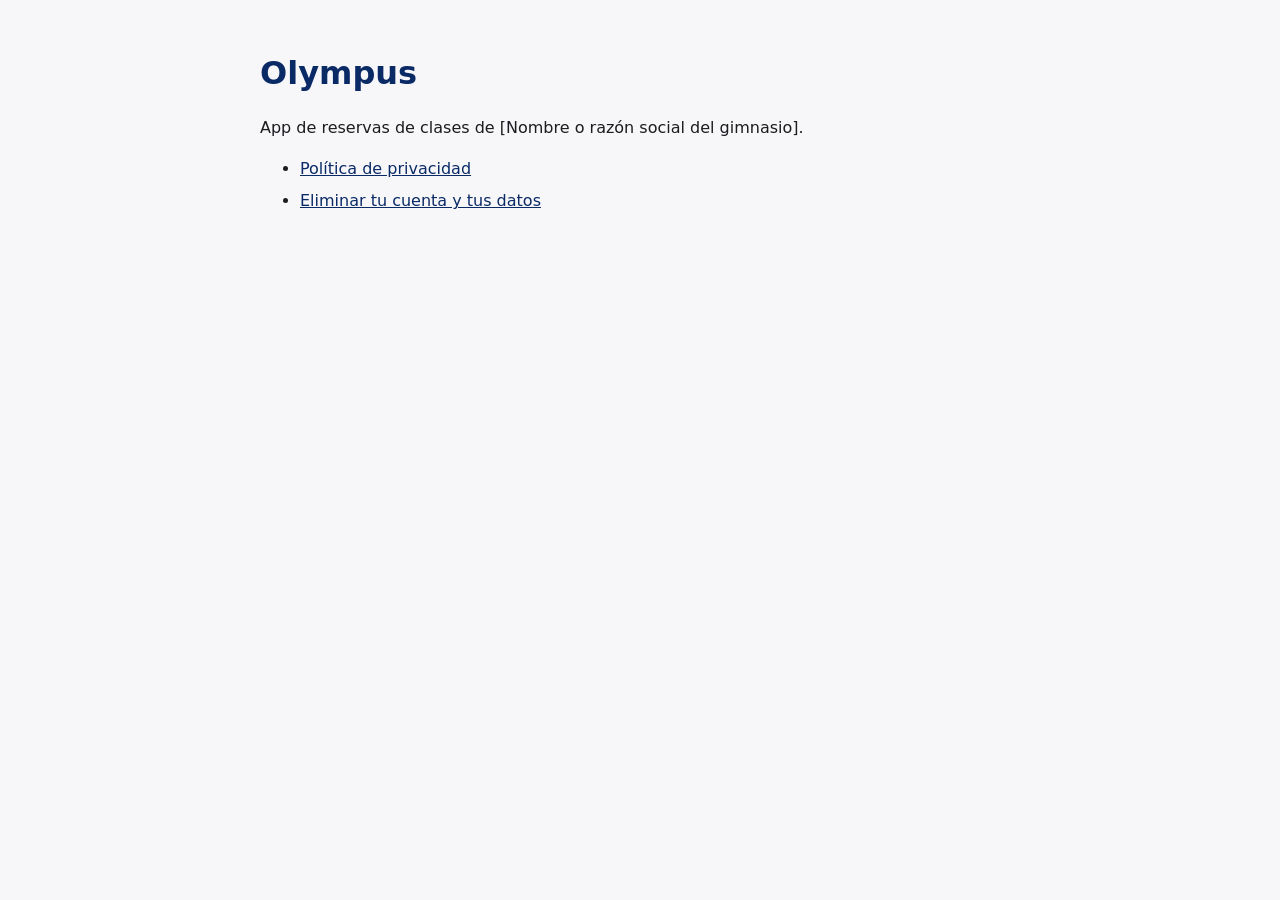
<file: docs/index.html>
<!DOCTYPE html>
<html lang="es">
<head>
  <meta charset="utf-8">
  <meta name="viewport" content="width=device-width, initial-scale=1">
  <title>Olympus</title>
  <link rel="stylesheet" href="estilo.css">
</head>
<body>
  <main>
    <h1>Olympus</h1>
    <p>App de reservas de clases de [Nombre o razón social del gimnasio].</p>
    <ul>
      <li><a href="privacidad.html">Política de privacidad</a></li>
      <li><a href="eliminar-cuenta.html">Eliminar tu cuenta y tus datos</a></li>
    </ul>
  </main>
</body>
</html>
</file>
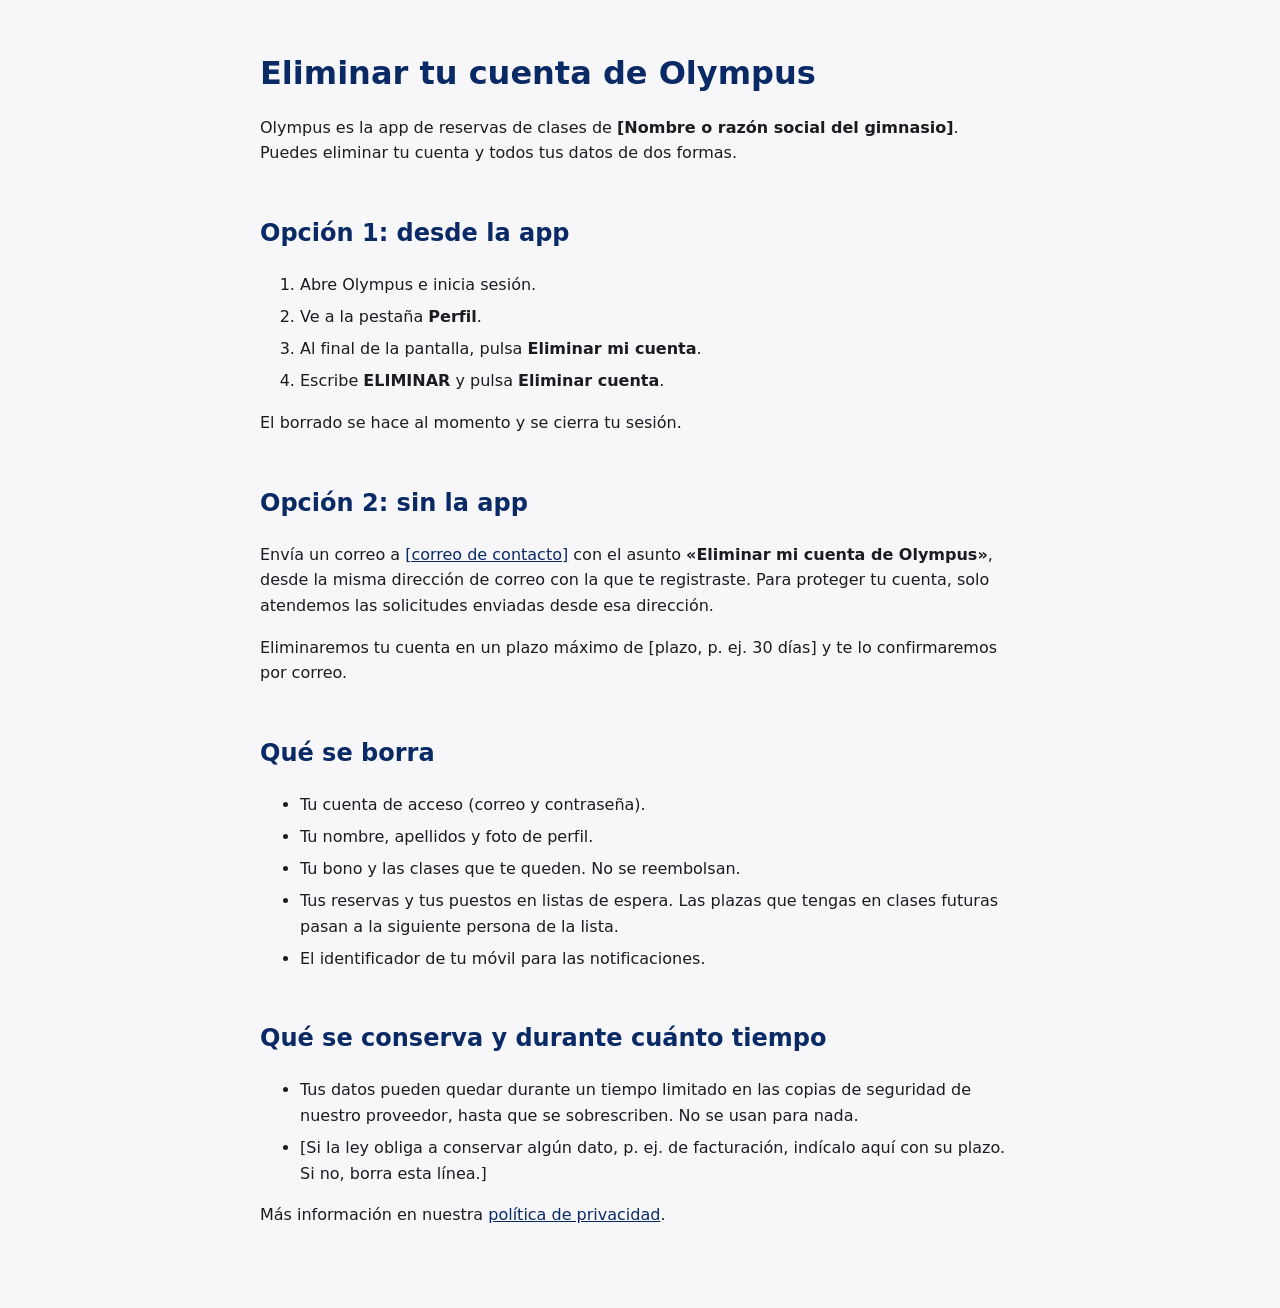
<file: docs/eliminar-cuenta.html>
<!DOCTYPE html>
<html lang="es">
<head>
  <meta charset="utf-8">
  <meta name="viewport" content="width=device-width, initial-scale=1">
  <title>Eliminar tu cuenta · Olympus</title>
  <link rel="stylesheet" href="estilo.css">
</head>
<body>
  <!--
    Página de borrado de cuenta que exige Google Play (se enlaza en la sección
    "Seguridad de los datos" de Play Console). Sustituye TODOS los textos entre
    corchetes antes de publicar. El nombre del responsable debe coincidir con el
    nombre de desarrollador que aparece en la ficha de Google Play.
  -->
  <main>
    <h1>Eliminar tu cuenta de Olympus</h1>
    <p>
      Olympus es la app de reservas de clases de
      <strong>[Nombre o razón social del gimnasio]</strong>. Puedes eliminar tu
      cuenta y todos tus datos de dos formas.
    </p>

    <h2>Opción 1: desde la app</h2>
    <ol>
      <li>Abre Olympus e inicia sesión.</li>
      <li>Ve a la pestaña <strong>Perfil</strong>.</li>
      <li>Al final de la pantalla, pulsa <strong>Eliminar mi cuenta</strong>.</li>
      <li>Escribe <strong>ELIMINAR</strong> y pulsa <strong>Eliminar cuenta</strong>.</li>
    </ol>
    <p>El borrado se hace al momento y se cierra tu sesión.</p>

    <h2>Opción 2: sin la app</h2>
    <p>
      Envía un correo a
      <a href="mailto:[correo de contacto]?subject=Eliminar%20mi%20cuenta%20de%20Olympus">[correo de contacto]</a>
      con el asunto <strong>«Eliminar mi cuenta de Olympus»</strong>, desde la
      misma dirección de correo con la que te registraste. Para proteger tu
      cuenta, solo atendemos las solicitudes enviadas desde esa dirección.
    </p>
    <p>
      Eliminaremos tu cuenta en un plazo máximo de [plazo, p. ej. 30 días] y te
      lo confirmaremos por correo.
    </p>

    <h2>Qué se borra</h2>
    <ul>
      <li>Tu cuenta de acceso (correo y contraseña).</li>
      <li>Tu nombre, apellidos y foto de perfil.</li>
      <li>Tu bono y las clases que te queden. No se reembolsan.</li>
      <li>Tus reservas y tus puestos en listas de espera. Las plazas que tengas
        en clases futuras pasan a la siguiente persona de la lista.</li>
      <li>El identificador de tu móvil para las notificaciones.</li>
    </ul>

    <h2>Qué se conserva y durante cuánto tiempo</h2>
    <ul>
      <li>Tus datos pueden quedar durante un tiempo limitado en las copias de
        seguridad de nuestro proveedor, hasta que se sobrescriben. No se usan
        para nada.</li>
      <li>[Si la ley obliga a conservar algún dato, p. ej. de facturación,
        indícalo aquí con su plazo. Si no, borra esta línea.]</li>
    </ul>

    <p>
      Más información en nuestra <a href="privacidad.html">política de
      privacidad</a>.
    </p>
  </main>
</body>
</html>
</file>
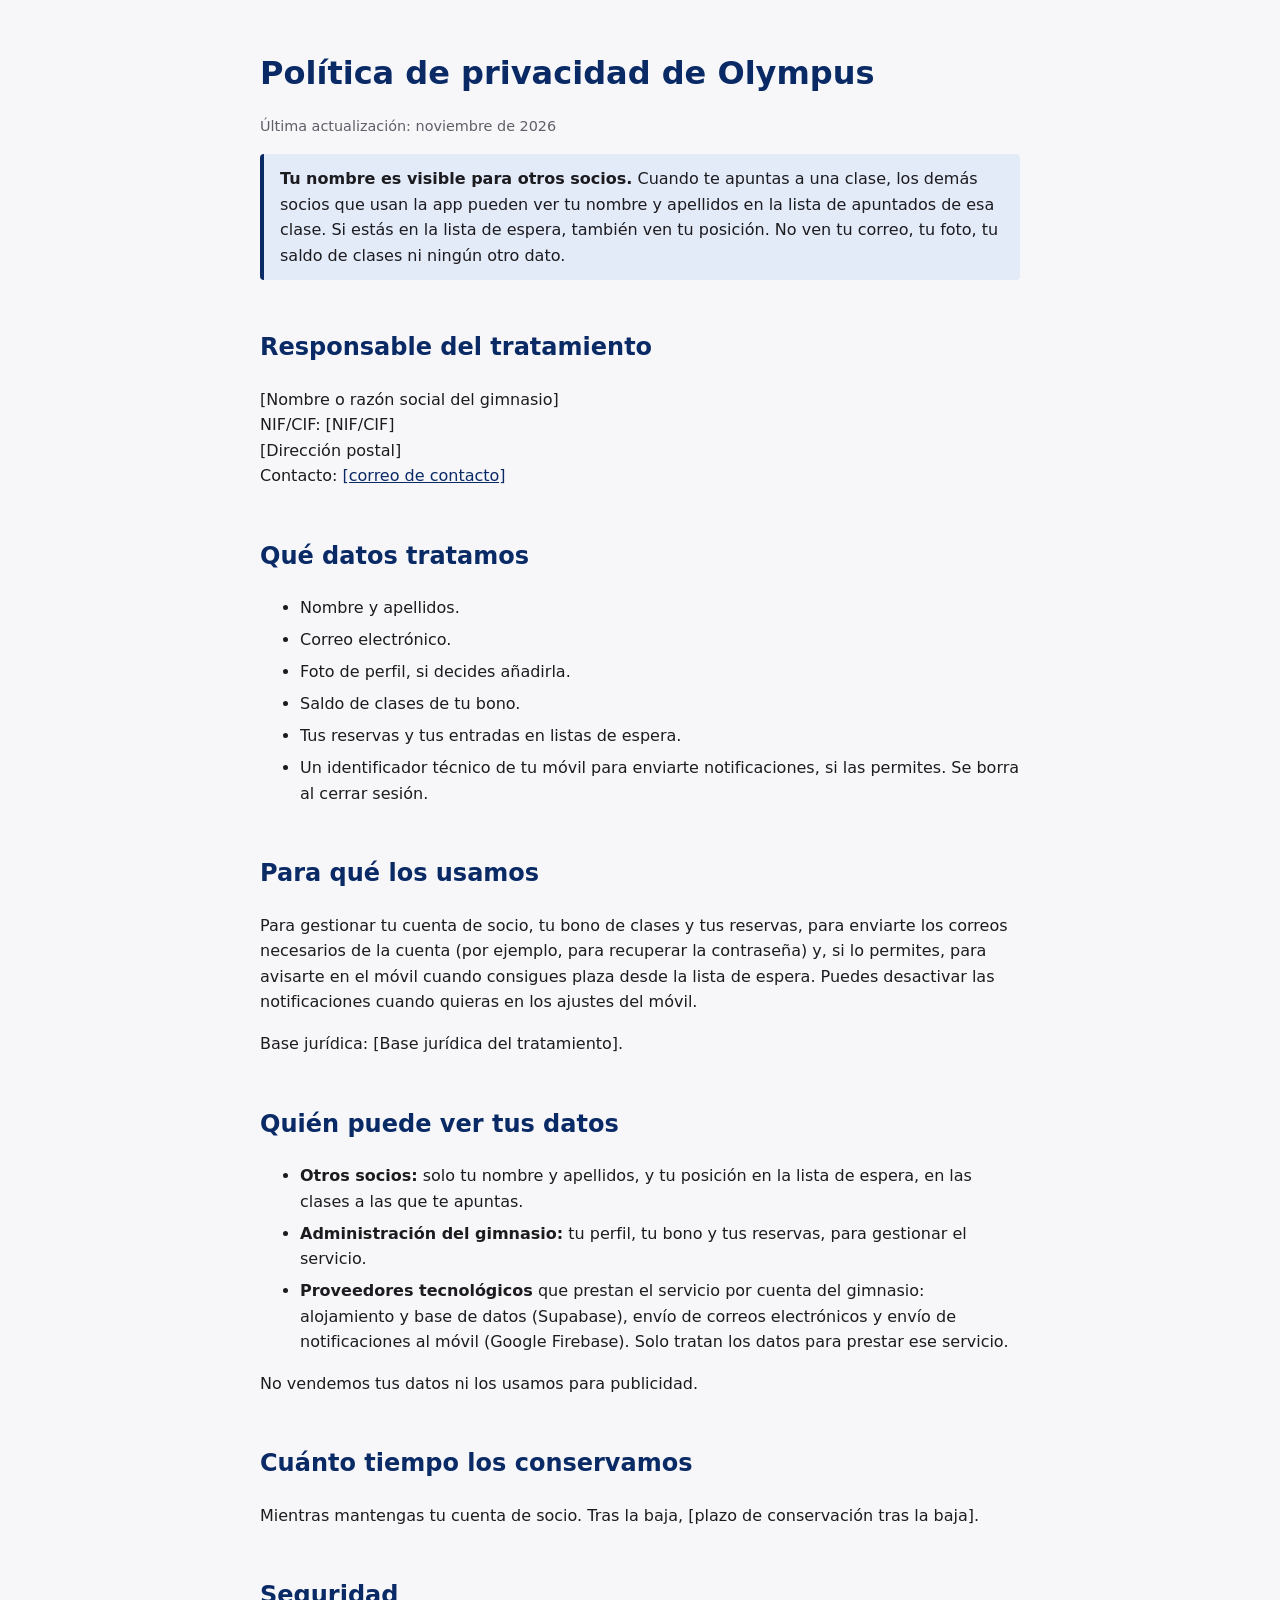
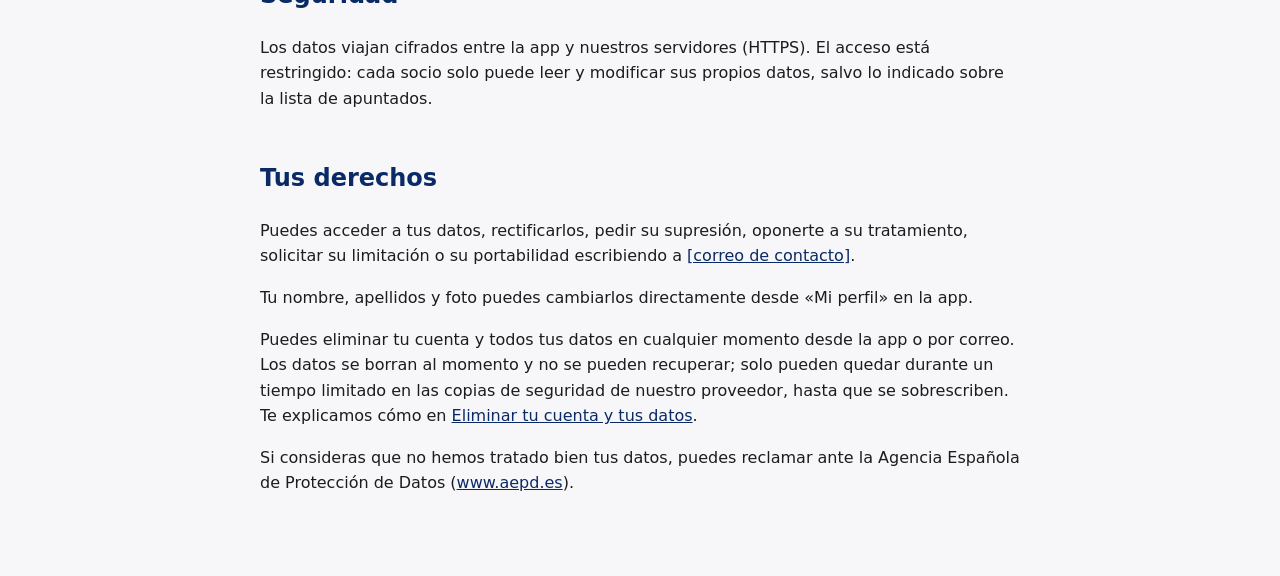
<file: docs/privacidad.html>
<!DOCTYPE html>
<html lang="es">
<head>
  <meta charset="utf-8">
  <meta name="viewport" content="width=device-width, initial-scale=1">
  <title>Política de privacidad · Olympus</title>
  <link rel="stylesheet" href="estilo.css">
</head>
<body>
  <!--
    Debe coincidir con la pantalla de privacidad de la app
    (lib/shared/widgets/privacidad_screen.dart). Si cambias una, cambia la otra.
    Sustituye TODOS los textos entre corchetes antes de publicar.
  -->
  <main>
    <h1>Política de privacidad de Olympus</h1>
    <p class="fecha">Última actualización: noviembre de 2026</p>

    <p class="destacado">
      <strong>Tu nombre es visible para otros socios.</strong>
      Cuando te apuntas a una clase, los demás socios que usan la app pueden ver
      tu nombre y apellidos en la lista de apuntados de esa clase. Si estás en la
      lista de espera, también ven tu posición. No ven tu correo, tu foto, tu
      saldo de clases ni ningún otro dato.
    </p>

    <h2>Responsable del tratamiento</h2>
    <p>
      [Nombre o razón social del gimnasio]<br>
      NIF/CIF: [NIF/CIF]<br>
      [Dirección postal]<br>
      Contacto: <a href="mailto:[correo de contacto]">[correo de contacto]</a>
    </p>

    <h2>Qué datos tratamos</h2>
    <ul>
      <li>Nombre y apellidos.</li>
      <li>Correo electrónico.</li>
      <li>Foto de perfil, si decides añadirla.</li>
      <li>Saldo de clases de tu bono.</li>
      <li>Tus reservas y tus entradas en listas de espera.</li>
      <li>Un identificador técnico de tu móvil para enviarte notificaciones, si
        las permites. Se borra al cerrar sesión.</li>
    </ul>

    <h2>Para qué los usamos</h2>
    <p>
      Para gestionar tu cuenta de socio, tu bono de clases y tus reservas, para
      enviarte los correos necesarios de la cuenta (por ejemplo, para recuperar
      la contraseña) y, si lo permites, para avisarte en el móvil cuando
      consigues plaza desde la lista de espera. Puedes desactivar las
      notificaciones cuando quieras en los ajustes del móvil.
    </p>
    <p>Base jurídica: [Base jurídica del tratamiento].</p>

    <h2>Quién puede ver tus datos</h2>
    <ul>
      <li><strong>Otros socios:</strong> solo tu nombre y apellidos, y tu
        posición en la lista de espera, en las clases a las que te apuntas.</li>
      <li><strong>Administración del gimnasio:</strong> tu perfil, tu bono y tus
        reservas, para gestionar el servicio.</li>
      <li><strong>Proveedores tecnológicos</strong> que prestan el servicio por
        cuenta del gimnasio: alojamiento y base de datos (Supabase), envío de
        correos electrónicos y envío de notificaciones al móvil (Google
        Firebase). Solo tratan los datos para prestar ese servicio.</li>
    </ul>
    <p>No vendemos tus datos ni los usamos para publicidad.</p>

    <h2>Cuánto tiempo los conservamos</h2>
    <p>
      Mientras mantengas tu cuenta de socio. Tras la baja,
      [plazo de conservación tras la baja].
    </p>

    <h2>Seguridad</h2>
    <p>
      Los datos viajan cifrados entre la app y nuestros servidores (HTTPS). El
      acceso está restringido: cada socio solo puede leer y modificar sus propios
      datos, salvo lo indicado sobre la lista de apuntados.
    </p>

    <h2>Tus derechos</h2>
    <p>
      Puedes acceder a tus datos, rectificarlos, pedir su supresión, oponerte a
      su tratamiento, solicitar su limitación o su portabilidad escribiendo a
      <a href="mailto:[correo de contacto]">[correo de contacto]</a>.
    </p>
    <p>
      Tu nombre, apellidos y foto puedes cambiarlos directamente desde
      «Mi perfil» en la app.
    </p>
    <p>
      Puedes eliminar tu cuenta y todos tus datos en cualquier momento desde la
      app o por correo. Los datos se borran al momento y no se pueden recuperar;
      solo pueden quedar durante un tiempo limitado en las copias de seguridad
      de nuestro proveedor, hasta que se sobrescriben. Te explicamos cómo en
      <a href="eliminar-cuenta.html">Eliminar tu cuenta y tus datos</a>.
    </p>
    <p>
      Si consideras que no hemos tratado bien tus datos, puedes reclamar ante la
      Agencia Española de Protección de Datos
      (<a href="https://www.aepd.es">www.aepd.es</a>).
    </p>
  </main>
</body>
</html>
</file>
<file: docs/estilo.css>
/* Estilo común de las páginas legales de Olympus (GitHub Pages). */
body {
  margin: 0;
  font-family: system-ui, -apple-system, "Segoe UI", Roboto, sans-serif;
  line-height: 1.6;
  color: #1c1b1f;
  background: #f7f7fa;
}
main {
  max-width: 760px;
  margin: 0 auto;
  padding: 32px 20px 64px;
}
h1 { color: #0a2a66; line-height: 1.25; }
h2 { color: #0a2a66; margin-top: 2em; }
a { color: #0a2a66; }
.fecha { color: #5f5f68; font-size: 0.9em; }
.destacado {
  background: #e3eaf8;
  border-left: 4px solid #0a2a66;
  padding: 12px 16px;
  border-radius: 4px;
}
ol li, ul li { margin-bottom: 0.4em; }
</file>
